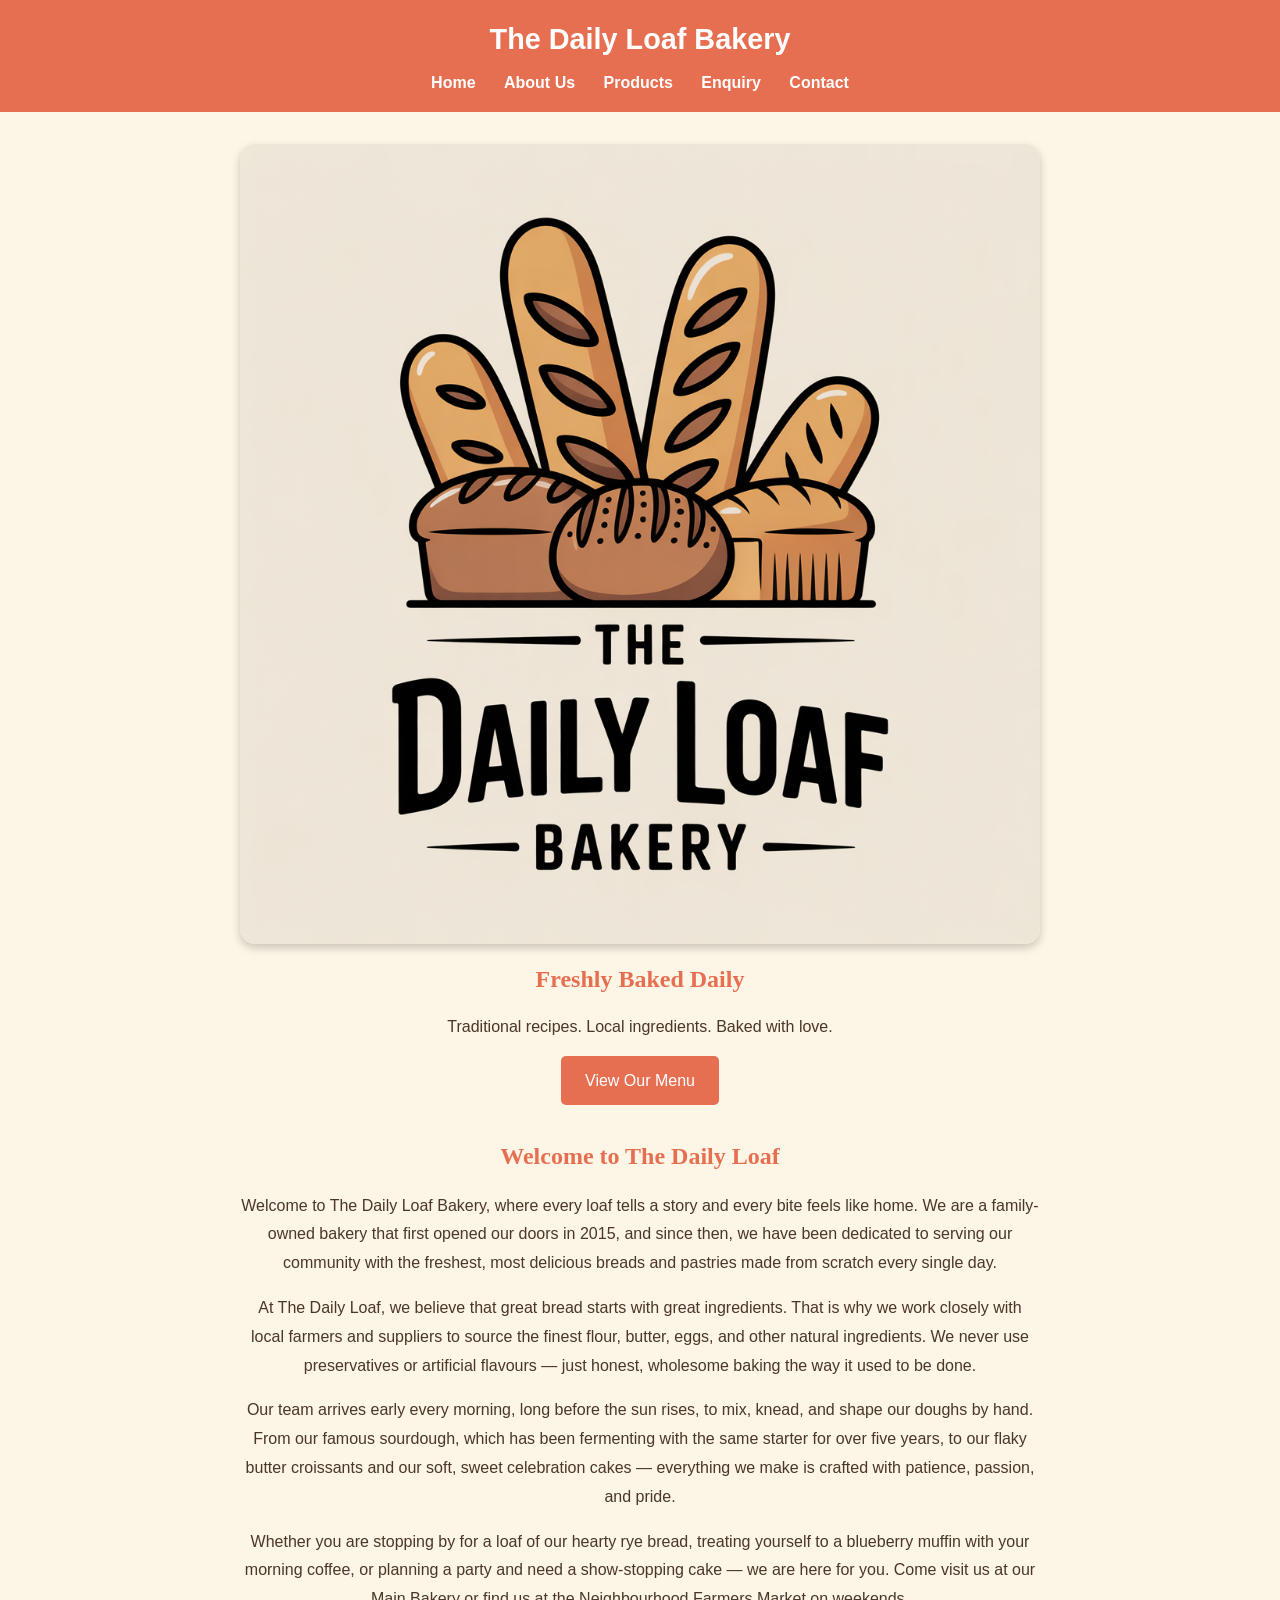
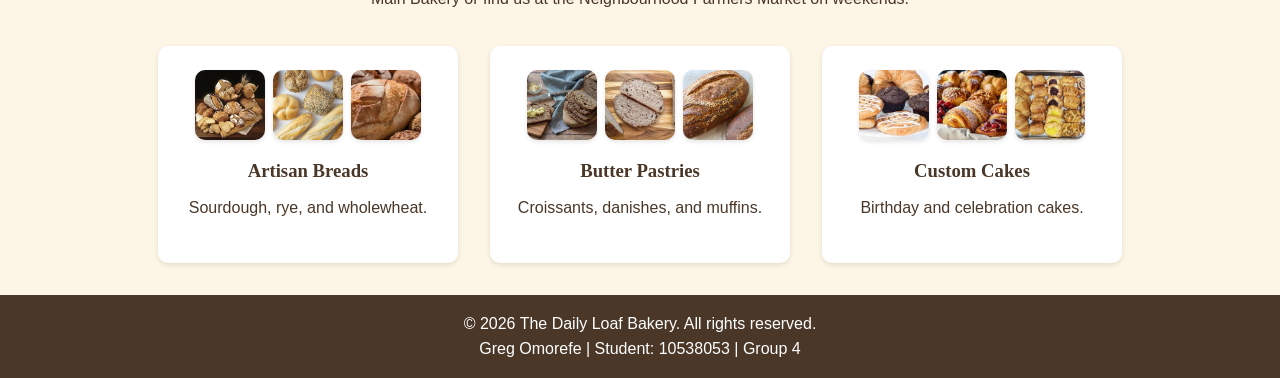
<file: WEBSITE PART2.html/index.html>
<!DOCTYPE html>
<html lang="en">
<head>
    <meta charset="UTF-8">
    <meta name="viewport" content="width=device-width, initial-scale=1.0">
    <title>Home | The Daily Loaf Bakery</title>
    <style>
        * {
            margin: 0;
            padding: 0;
            box-sizing: border-box;
        }
        body {
            font-family: Arial, sans-serif;
            line-height: 1.6;
            color: #4A3728;
            background-color: #FDF5E6;
        }
        header {
            background-color: #E76F51;
            padding: 1rem;
            text-align: center;
        }
        header h1 {
            color: white;
            margin-bottom: 0.5rem;
            font-size: 1.8rem;
        }
        nav a {
            color: white;
            text-decoration: none;
            margin: 0 0.75rem;
            font-weight: bold;
        }
        nav a:hover {
            text-decoration: underline;
        }
        .hero {
            text-align: center;
            margin: 2rem 0;
        }
        .hero-image-container {
            display: flex;
            justify-content: center;
            margin-bottom: 1rem;
        }
        .hero-image {
            width: 80%;
            max-width: 800px;
            height: auto;
            border-radius: 15px;
            box-shadow: 0 4px 10px rgba(0,0,0,0.2);
        }
        .hero-text {
            text-align: center;
        }
        .button-container {
            display: flex;
            justify-content: center;
            margin-top: 1rem;
        }
        .button {
            display: inline-block;
            background-color: #E76F51;
            color: white;
            padding: 0.75rem 1.5rem;
            text-decoration: none;
            border-radius: 5px;
            border: none;
            cursor: pointer;
            font-size: 1rem;
        }
        .button:hover {
            background-color: #d35f3f;
        }
        main {
            max-width: 1200px;
            margin: 2rem auto;
            padding: 0 1rem;
            text-align: center;
        }
        .center {
            text-align: center;
        }
        h2 {
            margin-bottom: 1rem;
            color: #E76F51;
            font-family: Georgia, serif;
        }
        h3 {
            margin: 1rem 0 0.5rem 0;
            color: #4A3728;
            font-family: Georgia, serif;
        }
        main p {
            max-width: 800px;
            margin-left: auto;
            margin-right: auto;
            margin-bottom: 1rem;
            line-height: 1.8;
        }
        .row {
            display: flex;
            gap: 2rem;
            flex-wrap: wrap;
            justify-content: center;
            margin: 2rem 0;
        }
        .card {
            background-color: white;
            border-radius: 10px;
            padding: 1.5rem;
            text-align: center;
            flex: 1;
            min-width: 250px;
            max-width: 300px;
            box-shadow: 0 2px 5px rgba(0,0,0,0.1);
        }
        .card-images {
            display: flex;
            justify-content: center;
            gap: 8px;
            flex-wrap: wrap;
            margin-bottom: 1rem;
        }
        .card-images img {
            width: 70px;
            height: 70px;
            object-fit: cover;
            border-radius: 10px;
            box-shadow: 0 2px 4px rgba(0,0,0,0.1);
        }
        footer {
            background-color: #4A3728;
            color: white;
            text-align: center;
            padding: 1rem;
            margin-top: 2rem;
        }
        @media (max-width: 768px) {
            header h1 {
                font-size: 1.2rem;
            }
            nav a {
                margin: 0 0.4rem;
                font-size: 0.9rem;
            }
            .hero-image {
                width: 95%;
            }
            .card {
                min-width: 200px;
            }
        }
    </style>
</head>
<body>

    <header>
        <h1>The Daily Loaf Bakery</h1>
        <nav>
            <a href="index.html">Home</a>
            <a href="about.html">About Us</a>
            <a href="products.html">Products</a>
            <a href="enquiry.html">Enquiry</a>
            <a href="contact.html">Contact</a>
        </nav>
    </header>

    <section class="hero">
        <div class="hero-image-container">
            <img class="hero-image" src="image5.jpg" alt="Fresh bread" onerror="this.style.display='none'">
        </div>
        <div class="hero-text">
            <h2 class="center">Freshly Baked Daily</h2>
            <p class="center">Traditional recipes. Local ingredients. Baked with love.</p>
            <div class="button-container">
                <a href="products.html" class="button">View Our Menu</a>
            </div>
        </div>
    </section>

    <main>
        <h2 class="center">Welcome to The Daily Loaf</h2>
        <p class="center">Welcome to The Daily Loaf Bakery, where every loaf tells a story and every bite feels like home. We are a family-owned bakery that first opened our doors in 2015, and since then, we have been dedicated to serving our community with the freshest, most delicious breads and pastries made from scratch every single day.</p>

        <p class="center">At The Daily Loaf, we believe that great bread starts with great ingredients. That is why we work closely with local farmers and suppliers to source the finest flour, butter, eggs, and other natural ingredients. We never use preservatives or artificial flavours — just honest, wholesome baking the way it used to be done.</p>

        <p class="center">Our team arrives early every morning, long before the sun rises, to mix, knead, and shape our doughs by hand. From our famous sourdough, which has been fermenting with the same starter for over five years, to our flaky butter croissants and our soft, sweet celebration cakes — everything we make is crafted with patience, passion, and pride.</p>

        <p class="center">Whether you are stopping by for a loaf of our hearty rye bread, treating yourself to a blueberry muffin with your morning coffee, or planning a party and need a show-stopping cake — we are here for you. Come visit us at our Main Bakery or find us at the Neighbourhood Farmers Market on weekends.</p>

        <div class="row">
            <div class="card">
                <div class="card-images">
                    <img src="image2.jpg" alt="Bread" onerror="this.style.display='none'">
                    <img src="image3.jpg" alt="Bread" onerror="this.style.display='none'">
                    <img src="image4.jpg" alt="Bread" onerror="this.style.display='none'">
                </div>
                <h3>Artisan Breads</h3>
                <p>Sourdough, rye, and wholewheat.</p>
            </div>
            <div class="card">
                <div class="card-images">
                    <img src="image6.jpg" alt="Pastry" onerror="this.style.display='none'">
                    <img src="image7.jpg" alt="Pastry" onerror="this.style.display='none'">
                    <img src="image8.jpg" alt="Pastry" onerror="this.style.display='none'">
                </div>
                <h3>Butter Pastries</h3>
                <p>Croissants, danishes, and muffins.</p>
            </div>
            <div class="card">
                <div class="card-images">
                    <img src="image9.jpg" alt="Cake" onerror="this.style.display='none'">
                    <img src="image10.jpg" alt="Cake" onerror="this.style.display='none'">
                    <img src="image11.jpg" alt="Cake" onerror="this.style.display='none'">
                </div>
                <h3>Custom Cakes</h3>
                <p>Birthday and celebration cakes.</p>
            </div>
        </div>
    </main>

    <footer>
        <p>&copy; 2026 The Daily Loaf Bakery. All rights reserved.</p>
        <p>Greg Omorefe | Student: 10538053 | Group 4</p>
    </footer>

</body>
</html>
</file>
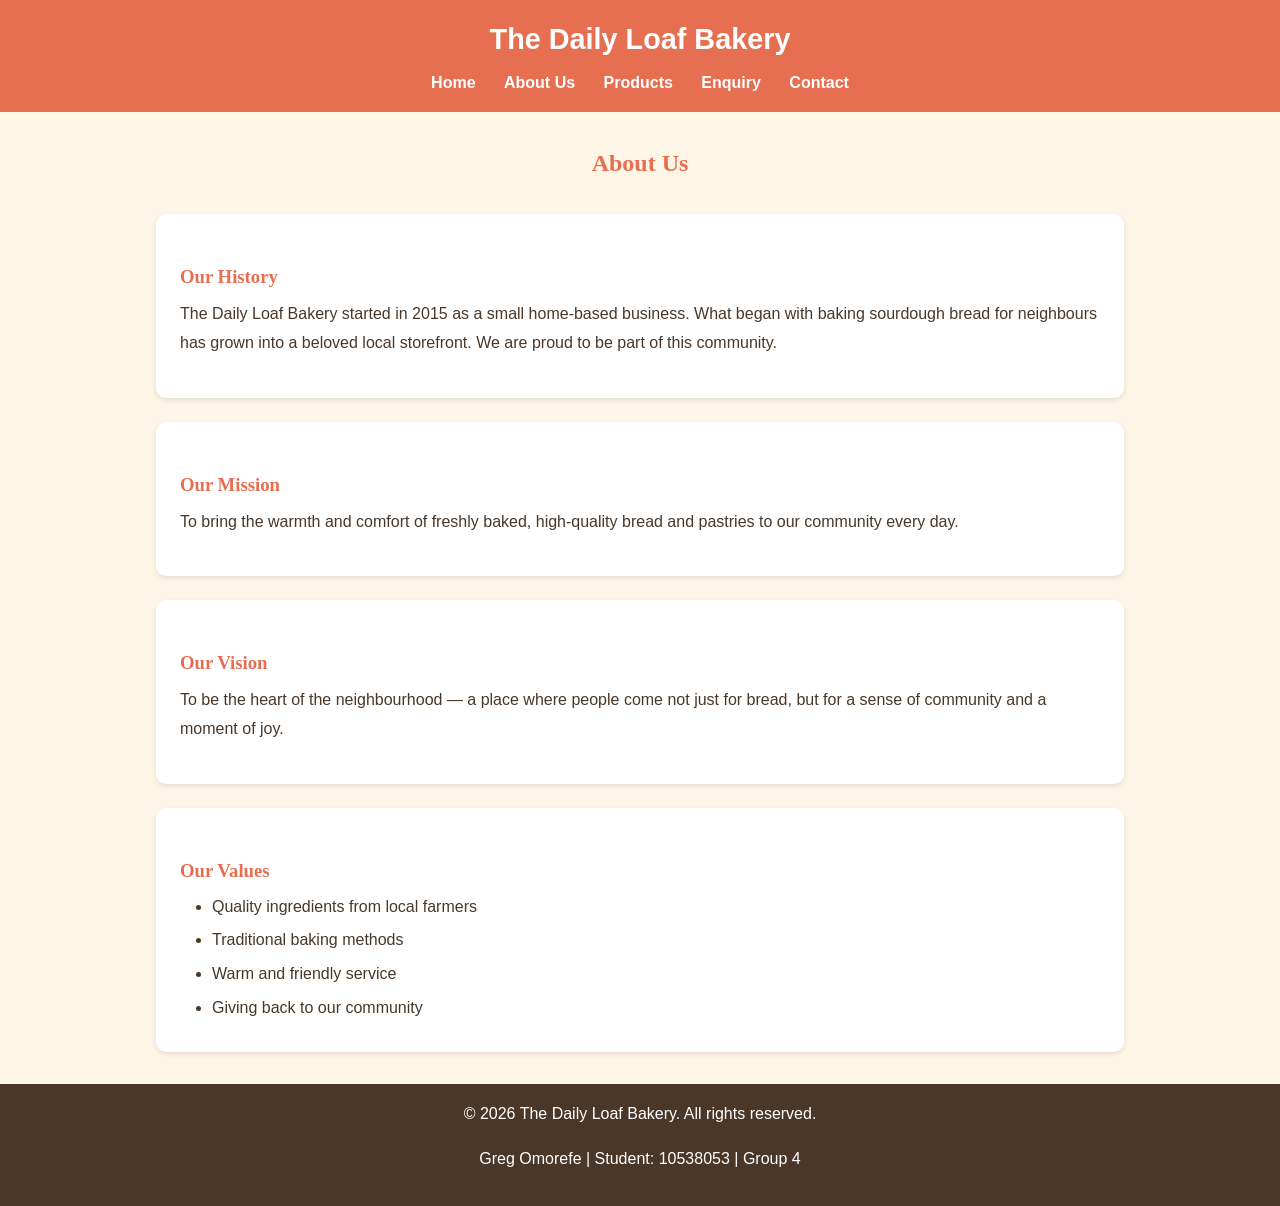
<file: WEBSITE PART2.html/about.html>
<!DOCTYPE html>
<html lang="en">
<head>
    <meta charset="UTF-8">
    <meta name="viewport" content="width=device-width, initial-scale=1.0">
    <title>About Us | The Daily Loaf Bakery</title>
    <style>
        * {
            margin: 0;
            padding: 0;
            box-sizing: border-box;
        }
        body {
            font-family: Arial, sans-serif;
            line-height: 1.6;
            color: #4A3728;
            background-color: #FDF5E6;
        }
        header {
            background-color: #E76F51;
            padding: 1rem;
            text-align: center;
        }
        header h1 {
            color: white;
            margin-bottom: 0.5rem;
            font-size: 1.8rem;
        }
        nav a {
            color: white;
            text-decoration: none;
            margin: 0 0.75rem;
            font-weight: bold;
        }
        nav a:hover {
            text-decoration: underline;
        }
        main {
            max-width: 1000px;
            margin: 2rem auto;
            padding: 0 1rem;
        }
        h2 {
            text-align: center;
            margin-bottom: 2rem;
            color: #E76F51;
            font-family: Georgia, serif;
        }
        h3 {
            margin: 1.5rem 0 0.5rem 0;
            color: #E76F51;
            font-family: Georgia, serif;
        }
        p {
            margin-bottom: 1rem;
            line-height: 1.8;
        }
        ul {
            margin-left: 2rem;
            margin-top: 0.5rem;
        }
        li {
            margin-bottom: 0.5rem;
        }
        footer {
            background-color: #4A3728;
            color: white;
            text-align: center;
            padding: 1rem;
            margin-top: 2rem;
        }
        .history, .mission, .vision, .values {
            background-color: white;
            padding: 1.5rem;
            border-radius: 10px;
            margin-bottom: 1.5rem;
            box-shadow: 0 2px 5px rgba(0,0,0,0.1);
        }
        @media (max-width: 768px) {
            header h1 {
                font-size: 1.2rem;
            }
            nav a {
                margin: 0 0.4rem;
                font-size: 0.9rem;
            }
        }
    </style>
</head>
<body>

    <header>
        <h1>The Daily Loaf Bakery</h1>
        <nav>
            <a href="index.html">Home</a>
            <a href="about.html">About Us</a>
            <a href="products.html">Products</a>
            <a href="enquiry.html">Enquiry</a>
            <a href="contact.html">Contact</a>
        </nav>
    </header>

    <main>
        <h2>About Us</h2>

        <div class="history">
            <h3>Our History</h3>
            <p>The Daily Loaf Bakery started in 2015 as a small home-based business. What began with baking sourdough bread for neighbours has grown into a beloved local storefront. We are proud to be part of this community.</p>
        </div>

        <div class="mission">
            <h3>Our Mission</h3>
            <p>To bring the warmth and comfort of freshly baked, high-quality bread and pastries to our community every day.</p>
        </div>

        <div class="vision">
            <h3>Our Vision</h3>
            <p>To be the heart of the neighbourhood — a place where people come not just for bread, but for a sense of community and a moment of joy.</p>
        </div>

        <div class="values">
            <h3>Our Values</h3>
            <ul>
                <li>Quality ingredients from local farmers</li>
                <li>Traditional baking methods</li>
                <li>Warm and friendly service</li>
                <li>Giving back to our community</li>
            </ul>
        </div>
    </main>

    <footer>
        <p>&copy; 2026 The Daily Loaf Bakery. All rights reserved.</p>
        <p>Greg Omorefe | Student: 10538053 | Group 4</p>
    </footer>

</body>
</html>
</file>
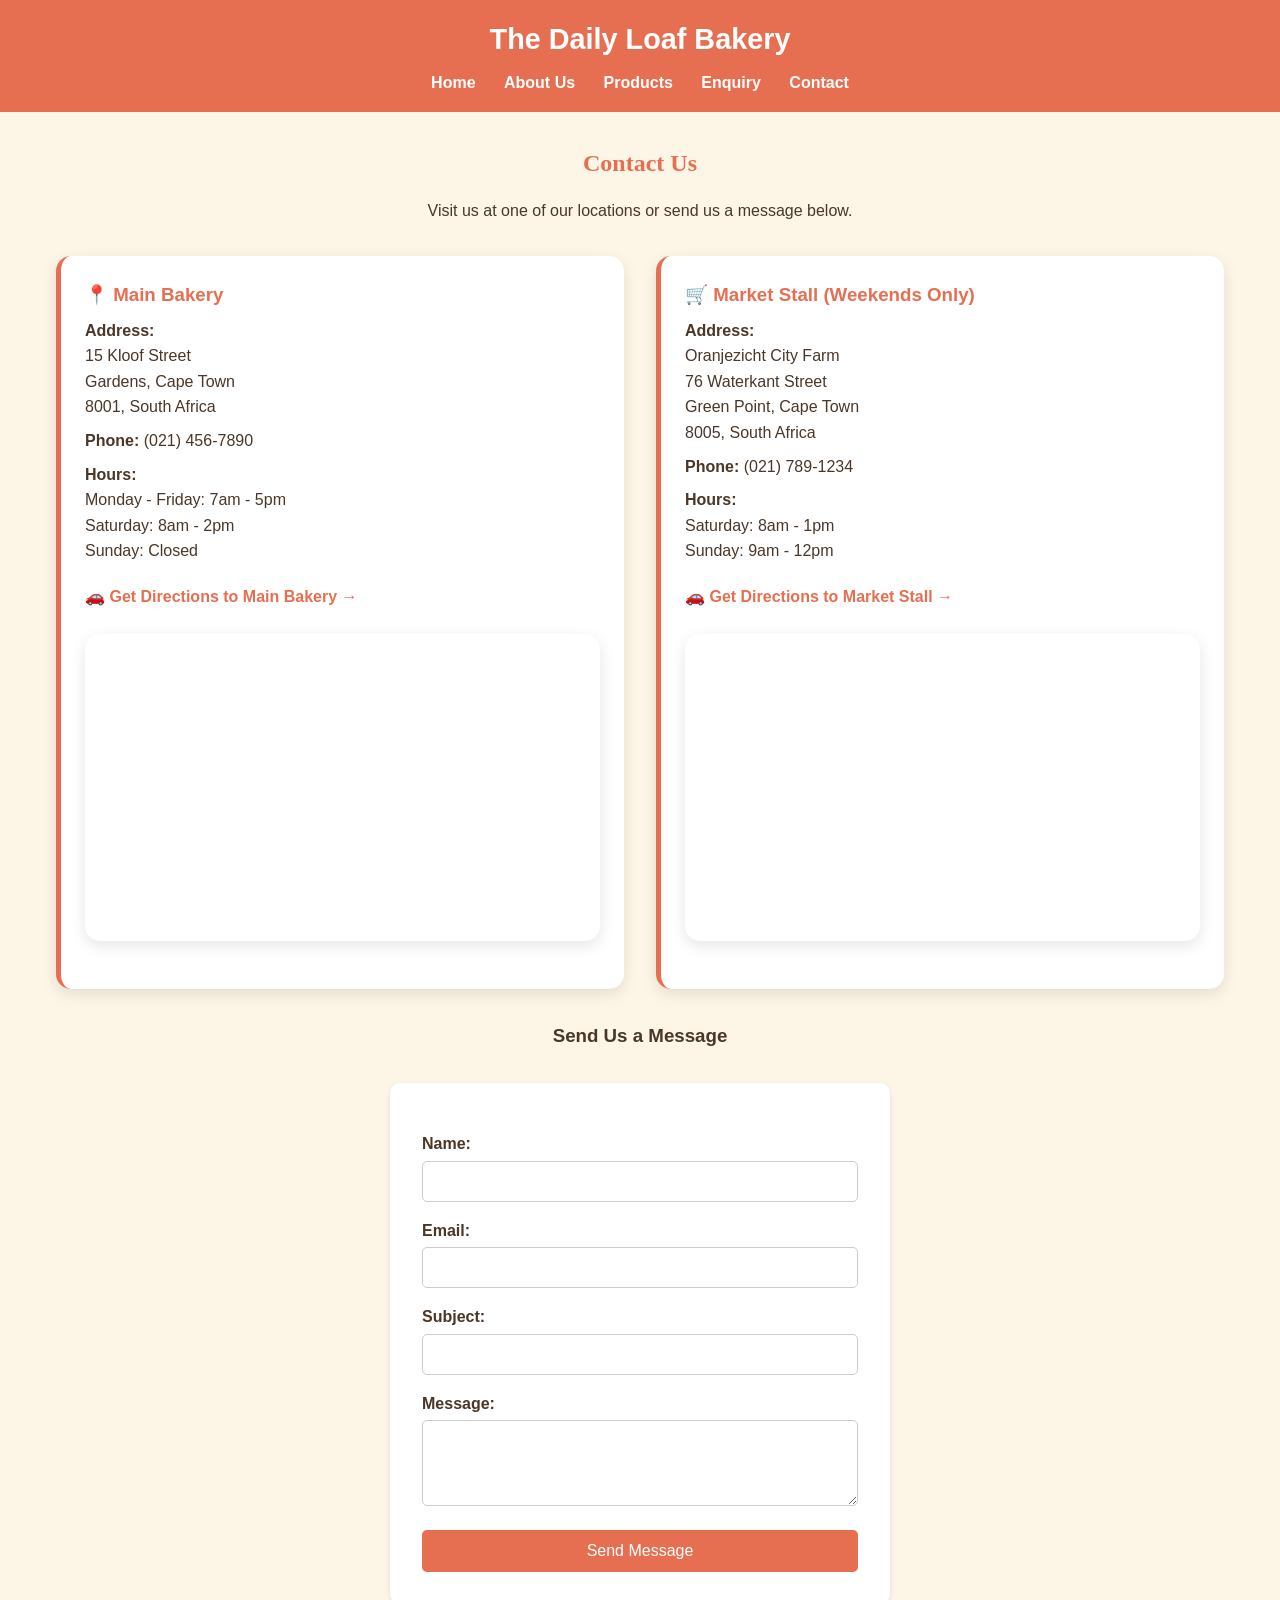
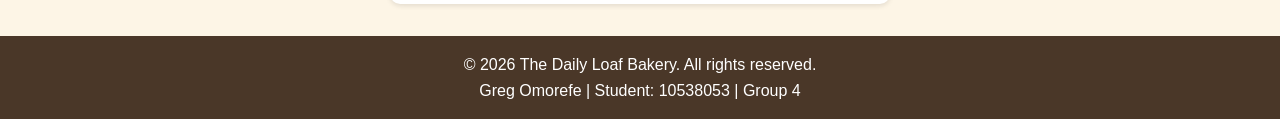
<file: WEBSITE PART2.html/contact.html>
<!DOCTYPE html>
<html lang="en">
<head>
    <meta charset="UTF-8">
    <meta name="viewport" content="width=device-width, initial-scale=1.0">
    <title>Contact | The Daily Loaf Bakery</title>
    <style>
        * {
            margin: 0;
            padding: 0;
            box-sizing: border-box;
        }
        body {
            font-family: Arial, sans-serif;
            line-height: 1.6;
            color: #4A3728;
            background-color: #FDF5E6;
        }
        header {
            background-color: #E76F51;
            padding: 1rem;
            text-align: center;
        }
        header h1 {
            color: white;
            margin-bottom: 0.5rem;
            font-size: 1.8rem;
        }
        nav a {
            color: white;
            text-decoration: none;
            margin: 0 0.75rem;
            font-weight: bold;
        }
        nav a:hover {
            text-decoration: underline;
        }
        main {
            max-width: 1200px;
            margin: 2rem auto;
            padding: 0 1rem;
        }
        .center {
            text-align: center;
        }
        h2 {
            text-align: center;
            margin-bottom: 1rem;
            color: #E76F51;
            font-family: Georgia, serif;
        }
        .two-columns {
            display: flex;
            gap: 2rem;
            flex-wrap: wrap;
            margin: 2rem 0;
        }
        .two-columns > div {
            flex: 1;
            min-width: 250px;
        }
        .location {
            background-color: white;
            border-radius: 15px;
            padding: 1.5rem;
            text-align: left;
            box-shadow: 0 5px 15px rgba(0,0,0,0.1);
            border-left: 5px solid #E76F51;
        }
        .location h3 {
            color: #E76F51;
            margin-top: 0;
        }
        .location p {
            margin: 0.5rem 0;
        }
        .direction-link {
            display: inline-block;
            margin-top: 0.75rem;
            color: #E76F51;
            text-decoration: none;
            font-weight: bold;
        }
        .direction-link:hover {
            text-decoration: underline;
        }
        .map-container {
            margin: 1.5rem 0;
            border-radius: 15px;
            overflow: hidden;
            box-shadow: 0 5px 15px rgba(0,0,0,0.1);
        }
        iframe {
            width: 100%;
            height: 300px;
            border: 0;
        }
        form {
            background-color: white;
            padding: 2rem;
            border-radius: 10px;
            max-width: 500px;
            margin: 2rem auto;
            box-shadow: 0 2px 5px rgba(0,0,0,0.1);
        }
        label {
            display: block;
            margin-top: 1rem;
            font-weight: bold;
        }
        input, textarea {
            width: 100%;
            padding: 0.75rem;
            margin-top: 0.25rem;
            border: 1px solid #ccc;
            border-radius: 5px;
            font-family: Arial, sans-serif;
        }
        .button {
            display: inline-block;
            background-color: #E76F51;
            color: white;
            padding: 0.75rem 1.5rem;
            text-decoration: none;
            border-radius: 5px;
            border: none;
            cursor: pointer;
            font-size: 1rem;
            margin-top: 1rem;
            width: 100%;
        }
        .button:hover {
            background-color: #d35f3f;
        }
        footer {
            background-color: #4A3728;
            color: white;
            text-align: center;
            padding: 1rem;
            margin-top: 2rem;
        }
        @media (max-width: 768px) {
            header h1 {
                font-size: 1.2rem;
            }
            nav a {
                margin: 0 0.4rem;
                font-size: 0.9rem;
            }
            .two-columns {
                flex-direction: column;
            }
        }
    </style>
</head>
<body>

    <header>
        <h1>The Daily Loaf Bakery</h1>
        <nav>
            <a href="index.html">Home</a>
            <a href="about.html">About Us</a>
            <a href="products.html">Products</a>
            <a href="enquiry.html">Enquiry</a>
            <a href="contact.html">Contact</a>
        </nav>
    </header>

    <main>
        <h2 class="center">Contact Us</h2>
        <p class="center">Visit us at one of our locations or send us a message below.</p>

        <div class="two-columns">
            <div class="location">
                <h3>📍 Main Bakery</h3>
                <p><strong>Address:</strong><br>
                15 Kloof Street<br>
                Gardens, Cape Town<br>
                8001, South Africa</p>
                <p><strong>Phone:</strong> (021) 456-7890</p>
                <p><strong>Hours:</strong><br>
                Monday - Friday: 7am - 5pm<br>
                Saturday: 8am - 2pm<br>
                Sunday: Closed</p>
                <a href="https://www.google.com/maps/dir/?api=1&destination=15+Kloof+Street+Cape+Town+8001" target="_blank" class="direction-link">🚗 Get Directions to Main Bakery →</a>
                <div class="map-container">
                    <iframe 
                        src="https://www.google.com/maps/embed?pb=!1m18!1m12!1m3!1d3310.123456789012!2d18.409367!3d-33.928456!2m3!1f0!2f0!3f0!3m2!1i1024!2i768!4f13.1!3m3!1m2!1s0x1dcc67623456789%3A0x123456789abcdef!2s15%20Kloof%20St%2C%20Gardens%2C%20Cape%20Town%2C%208001!5e0!3m2!1sen!2sza!4v1700000000000!5m2!1sen!2sza" 
                        allowfullscreen="" 
                        loading="lazy">
                    </iframe>
                </div>
            </div>

            <div class="location">
                <h3>🛒 Market Stall (Weekends Only)</h3>
                <p><strong>Address:</strong><br>
                Oranjezicht City Farm<br>
                76 Waterkant Street<br>
                Green Point, Cape Town<br>
                8005, South Africa</p>
                <p><strong>Phone:</strong> (021) 789-1234</p>
                <p><strong>Hours:</strong><br>
                Saturday: 8am - 1pm<br>
                Sunday: 9am - 12pm</p>
                <a href="https://www.google.com/maps/dir/?api=1&destination=76+Waterkant+Street+Cape+Town+8005" target="_blank" class="direction-link">🚗 Get Directions to Market Stall →</a>
                <div class="map-container">
                    <iframe 
                        src="https://www.google.com/maps/embed?pb=!1m18!1m12!1m3!1d3310.234567890123!2d18.419367!3d-33.918456!2m3!1f0!2f0!3f0!3m2!1i1024!2i768!4f13.1!3m3!1m2!1s0x1dcc67634567890%3A0x987654321abcdef!2s76%20Waterkant%20St%2C%20Green%20Point%2C%20Cape%20Town%2C%208005!5e0!3m2!1sen!2sza!4v1700000000000!5m2!1sen!2sza" 
                        allowfullscreen="" 
                        loading="lazy">
                    </iframe>
                </div>
            </div>
        </div>

        <h3 class="center">Send Us a Message</h3>
        <form action="#" method="post">
            <label for="name">Name:</label>
            <input type="text" id="name" name="name" required>

            <label for="email">Email:</label>
            <input type="email" id="email" name="email" required>

            <label for="subject">Subject:</label>
            <input type="text" id="subject" name="subject">

            <label for="message">Message:</label>
            <textarea id="message" name="message" rows="4" required></textarea>

            <button type="submit" class="button">Send Message</button>
        </form>
    </main>

    <footer>
        <p>&copy; 2026 The Daily Loaf Bakery. All rights reserved.</p>
        <p>Greg Omorefe | Student: 10538053 | Group 4</p>
    </footer>

</body>
</html>
</file>
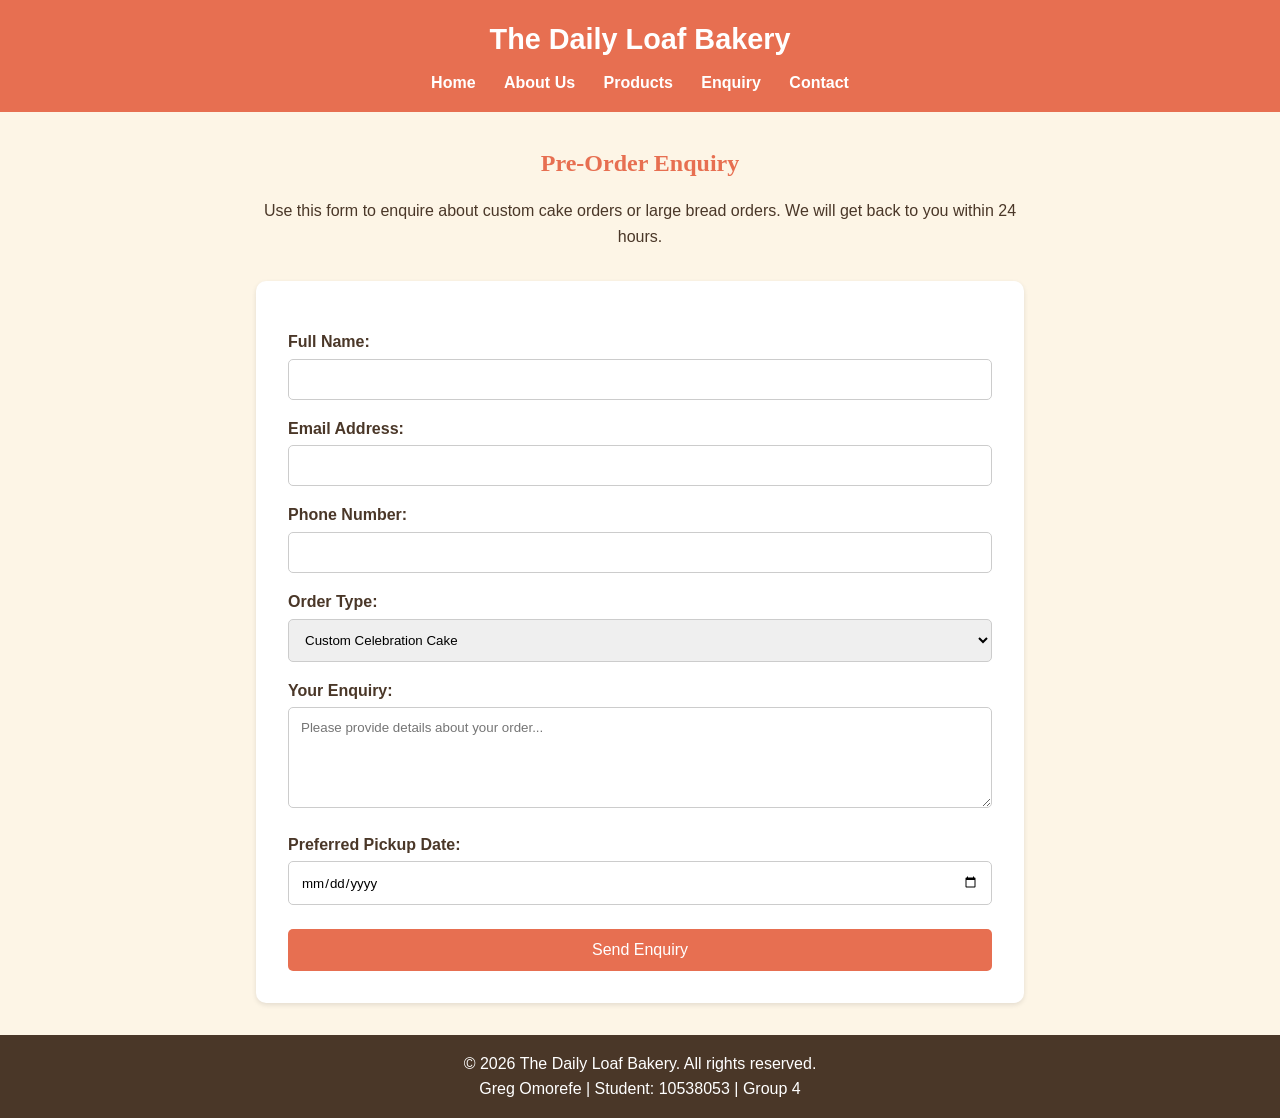
<file: WEBSITE PART2.html/enquiry.html>
<!DOCTYPE html>
<html lang="en">
<head>
    <meta charset="UTF-8">
    <meta name="viewport" content="width=device-width, initial-scale=1.0">
    <title>Enquiry | The Daily Loaf Bakery</title>
    <style>
        * {
            margin: 0;
            padding: 0;
            box-sizing: border-box;
        }
        body {
            font-family: Arial, sans-serif;
            line-height: 1.6;
            color: #4A3728;
            background-color: #FDF5E6;
        }
        header {
            background-color: #E76F51;
            padding: 1rem;
            text-align: center;
        }
        header h1 {
            color: white;
            margin-bottom: 0.5rem;
            font-size: 1.8rem;
        }
        nav a {
            color: white;
            text-decoration: none;
            margin: 0 0.75rem;
            font-weight: bold;
        }
        nav a:hover {
            text-decoration: underline;
        }
        main {
            max-width: 800px;
            margin: 2rem auto;
            padding: 0 1rem;
            text-align: center;
        }
        h2 {
            margin-bottom: 1rem;
            color: #E76F51;
            font-family: Georgia, serif;
        }
        form {
            background-color: white;
            padding: 2rem;
            border-radius: 10px;
            margin: 2rem auto;
            box-shadow: 0 2px 5px rgba(0,0,0,0.1);
            text-align: left;
        }
        label {
            display: block;
            margin-top: 1rem;
            font-weight: bold;
        }
        input, select, textarea {
            width: 100%;
            padding: 0.75rem;
            margin-top: 0.25rem;
            border: 1px solid #ccc;
            border-radius: 5px;
            font-family: Arial, sans-serif;
        }
        .button {
            display: inline-block;
            background-color: #E76F51;
            color: white;
            padding: 0.75rem 1.5rem;
            text-decoration: none;
            border-radius: 5px;
            border: none;
            cursor: pointer;
            font-size: 1rem;
            margin-top: 1.5rem;
            width: 100%;
        }
        .button:hover {
            background-color: #d35f3f;
        }
        footer {
            background-color: #4A3728;
            color: white;
            text-align: center;
            padding: 1rem;
            margin-top: 2rem;
        }
        @media (max-width: 768px) {
            header h1 {
                font-size: 1.2rem;
            }
            nav a {
                margin: 0 0.4rem;
                font-size: 0.9rem;
            }
        }
    </style>
</head>
<body>

    <header>
        <h1>The Daily Loaf Bakery</h1>
        <nav>
            <a href="index.html">Home</a>
            <a href="about.html">About Us</a>
            <a href="products.html">Products</a>
            <a href="enquiry.html">Enquiry</a>
            <a href="contact.html">Contact</a>
        </nav>
    </header>

    <main>
        <h2>Pre-Order Enquiry</h2>
        <p>Use this form to enquire about custom cake orders or large bread orders. We will get back to you within 24 hours.</p>

        <form action="#" method="post">
            <label for="name">Full Name:</label>
            <input type="text" id="name" name="name" required>

            <label for="email">Email Address:</label>
            <input type="email" id="email" name="email" required>

            <label for="phone">Phone Number:</label>
            <input type="tel" id="phone" name="phone">

            <label for="order-type">Order Type:</label>
            <select id="order-type" name="order-type">
                <option value="cake">Custom Celebration Cake</option>
                <option value="large-bread">Large Bread Order (10+ loaves)</option>
                <option value="pastry">Pastry Party Box</option>
                <option value="other">Other</option>
            </select>

            <label for="message">Your Enquiry:</label>
            <textarea id="message" name="message" rows="5" placeholder="Please provide details about your order..." required></textarea>

            <label for="date">Preferred Pickup Date:</label>
            <input type="date" id="date" name="date">

            <button type="submit" class="button">Send Enquiry</button>
        </form>
    </main>

    <footer>
        <p>&copy; 2026 The Daily Loaf Bakery. All rights reserved.</p>
        <p>Greg Omorefe | Student: 10538053 | Group 4</p>
    </footer>

</body>
</html>
</file>
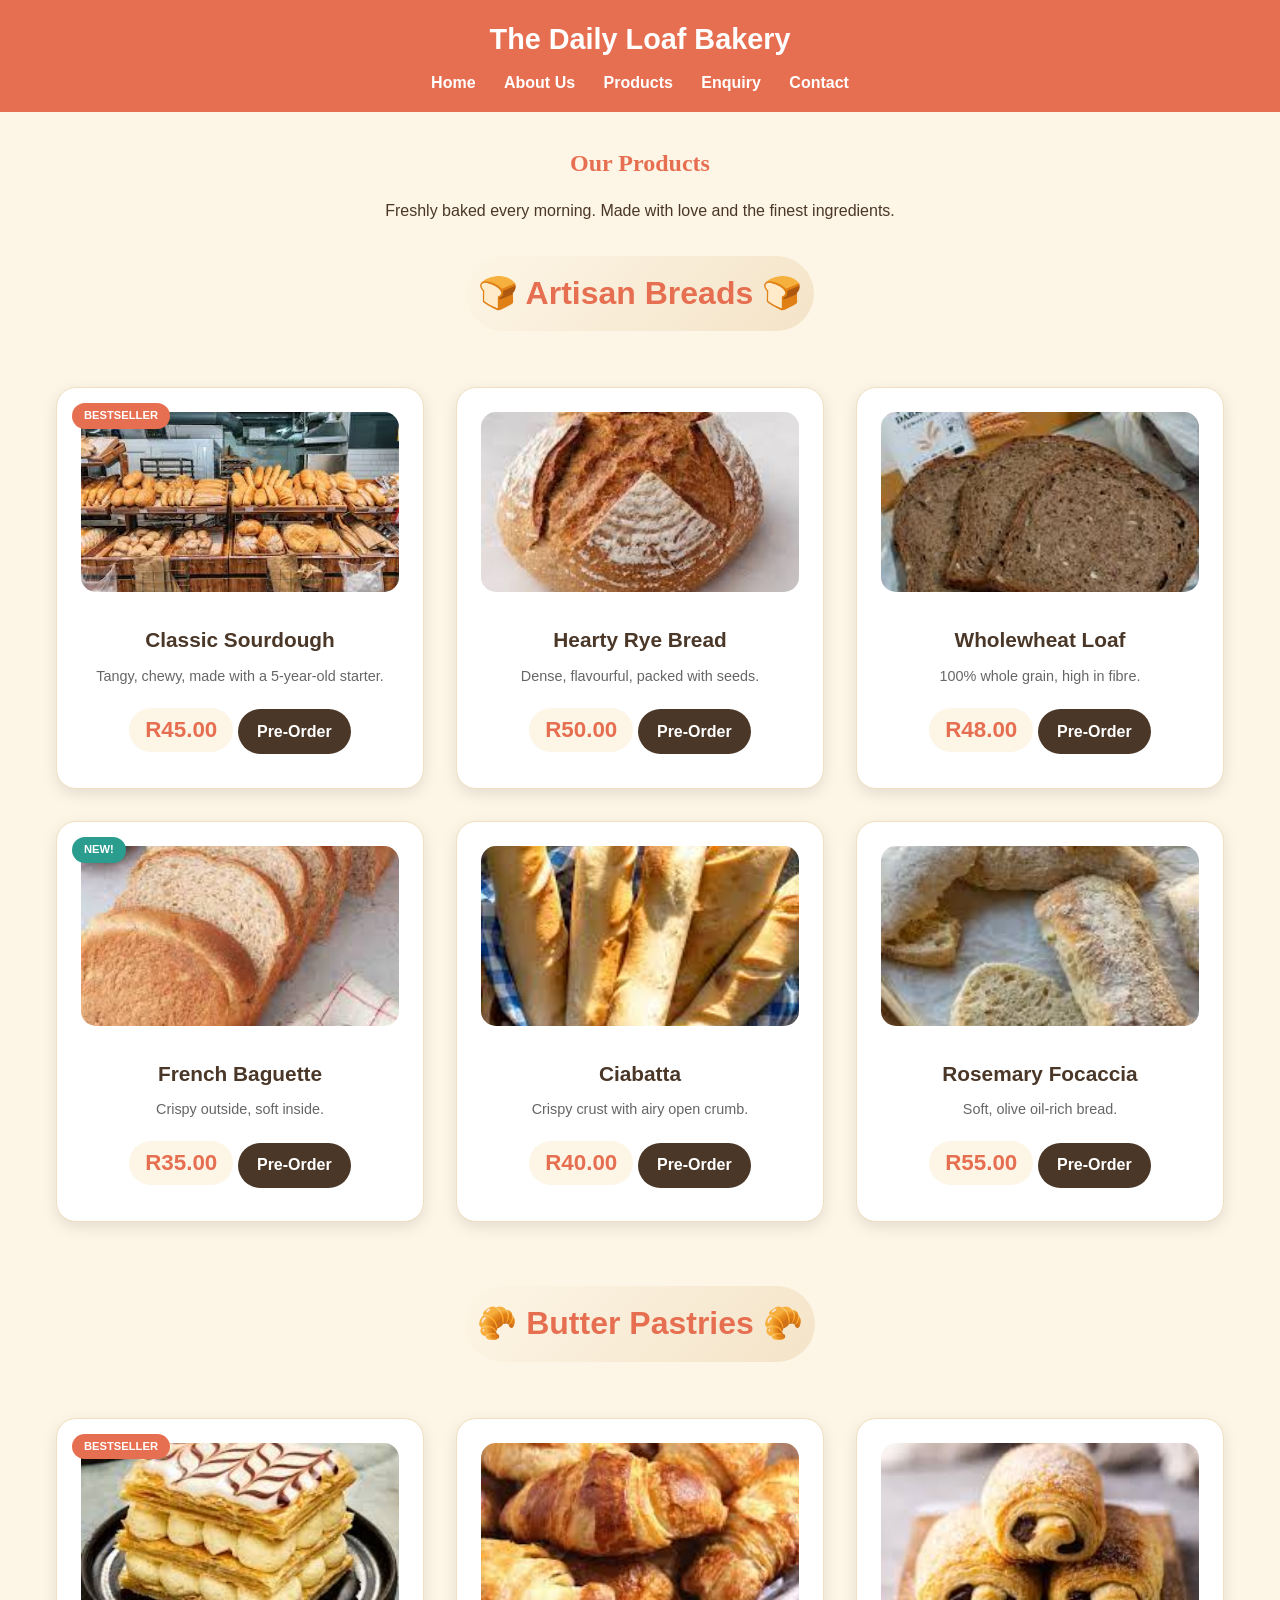
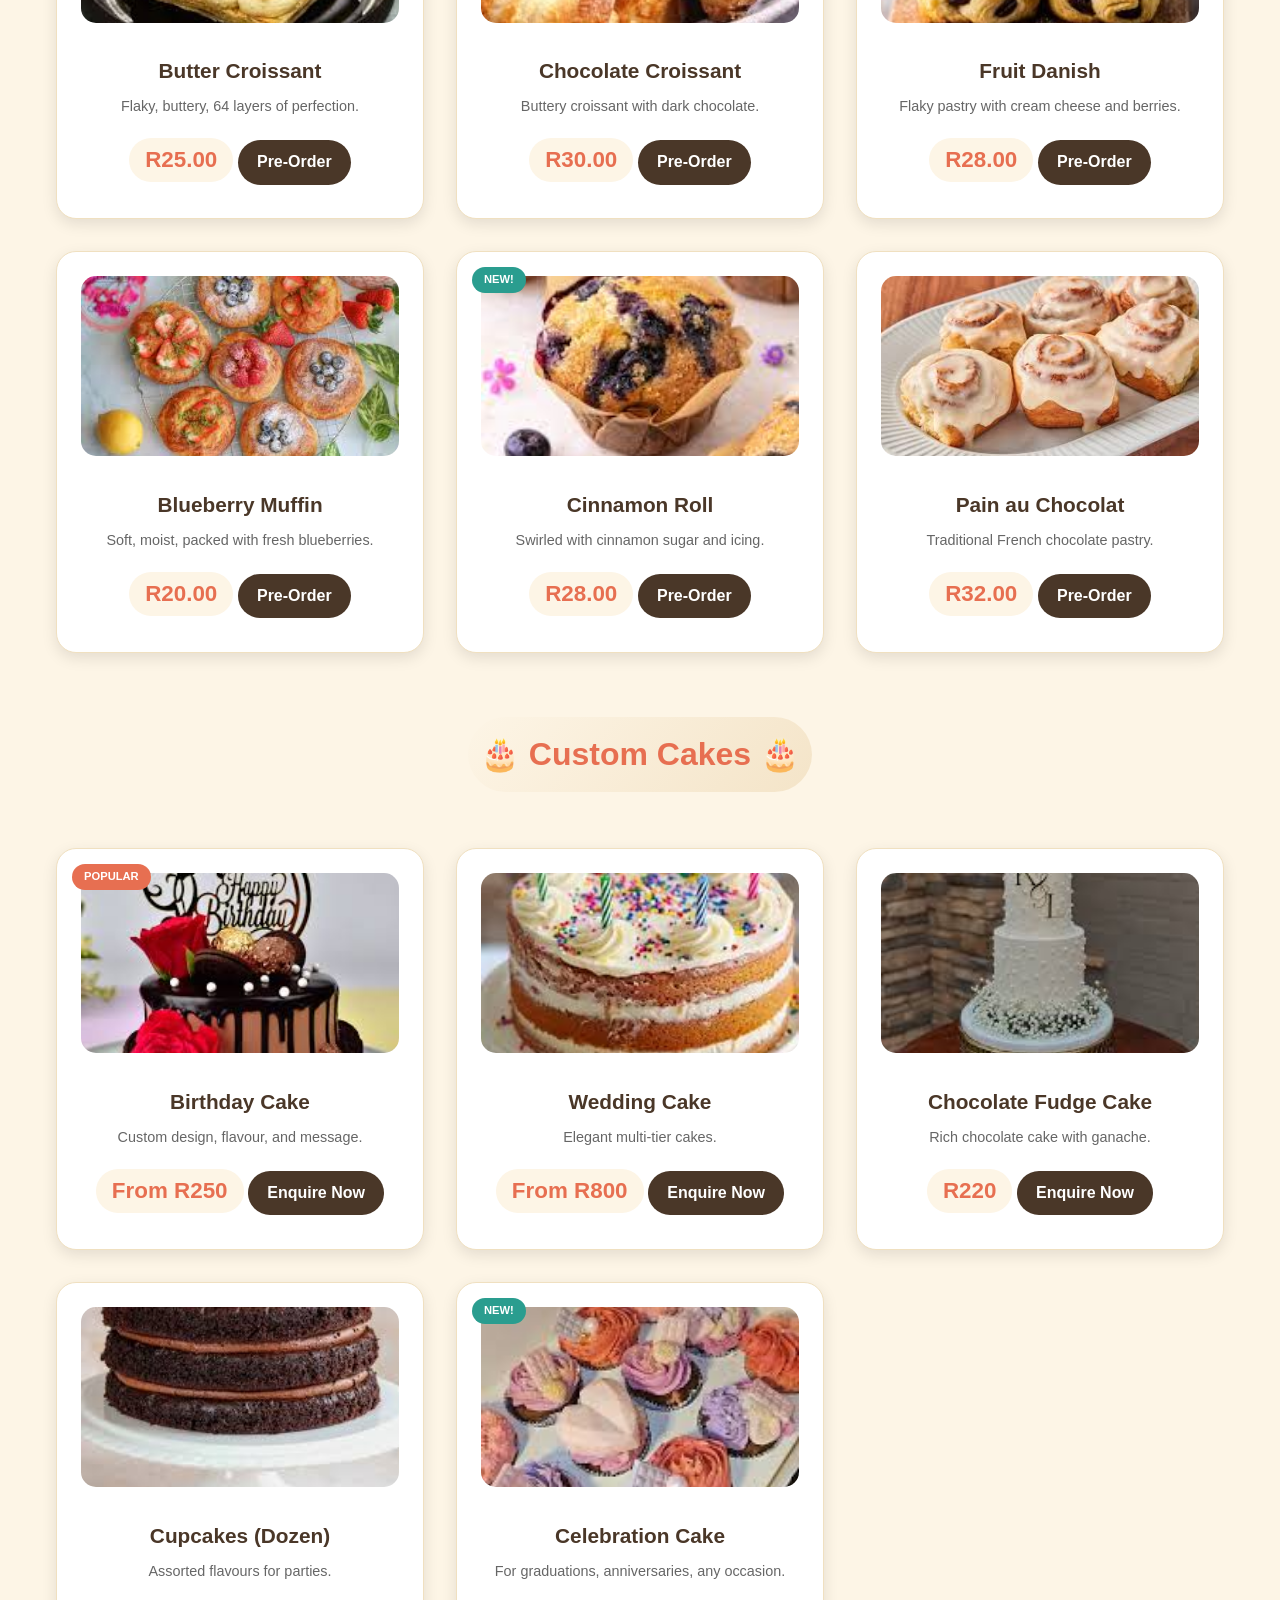
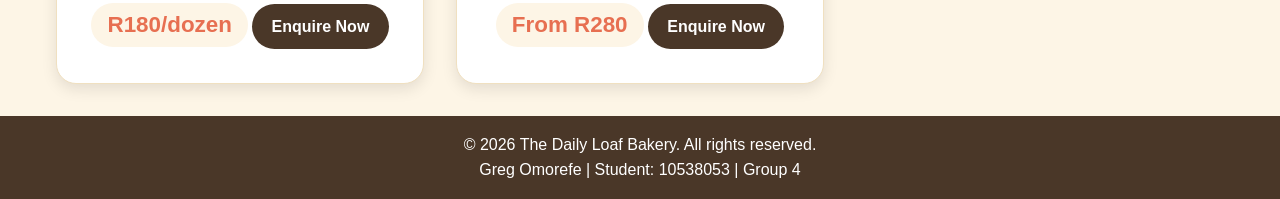
<file: WEBSITE PART2.html/products.html>
<!DOCTYPE html>
<html lang="en">
<head>
    <meta charset="UTF-8">
    <meta name="viewport" content="width=device-width, initial-scale=1.0">
    <title>Products | The Daily Loaf Bakery</title>
    <style>
        * {
            margin: 0;
            padding: 0;
            box-sizing: border-box;
        }
        body {
            font-family: Arial, sans-serif;
            line-height: 1.6;
            color: #4A3728;
            background-color: #FDF5E6;
        }
        header {
            background-color: #E76F51;
            padding: 1rem;
            text-align: center;
        }
        header h1 {
            color: white;
            margin-bottom: 0.5rem;
            font-size: 1.8rem;
        }
        nav a {
            color: white;
            text-decoration: none;
            margin: 0 0.75rem;
            font-weight: bold;
        }
        nav a:hover {
            text-decoration: underline;
        }
        main {
            max-width: 1200px;
            margin: 2rem auto;
            padding: 0 1rem;
            text-align: center;
        }
        .center {
            text-align: center;
        }
        h2 {
            margin-bottom: 1rem;
            color: #E76F51;
            font-family: Georgia, serif;
        }
        .section-title {
            text-align: center;
            font-size: 2rem;
            margin: 2rem 0 1.5rem 0;
            color: #E76F51;
            background: linear-gradient(135deg, #FDF5E6, #F4E4C8);
            padding: 0.75rem;
            border-radius: 50px;
            display: inline-block;
            width: auto;
            margin-left: auto;
            margin-right: auto;
        }
        .product-grid {
            display: grid;
            grid-template-columns: repeat(auto-fit, minmax(280px, 1fr));
            gap: 2rem;
            margin: 2rem 0;
        }
        .product-card {
            background: white;
            border-radius: 20px;
            padding: 1.5rem;
            text-align: center;
            transition: transform 0.3s ease, box-shadow 0.3s ease;
            box-shadow: 0 5px 15px rgba(0,0,0,0.1);
            border: 1px solid #f0e0c0;
            position: relative;
        }
        .product-card:hover {
            transform: translateY(-10px);
            box-shadow: 0 15px 30px rgba(0,0,0,0.15);
        }
        .product-card img {
            width: 100%;
            height: 180px;
            object-fit: cover;
            border-radius: 15px;
            margin-bottom: 1rem;
        }
        .product-card h3 {
            font-size: 1.3rem;
            margin: 0.5rem 0;
            color: #4A3728;
        }
        .product-card p {
            color: #666;
            font-size: 0.9rem;
            margin: 0.5rem 0;
        }
        .product-card .price {
            font-size: 1.4rem;
            font-weight: bold;
            color: #E76F51;
            margin: 0.75rem 0;
            display: inline-block;
            background: #FDF5E6;
            padding: 0.25rem 1rem;
            border-radius: 30px;
        }
        .badge {
            position: absolute;
            top: 15px;
            left: 15px;
            background-color: #E76F51;
            color: white;
            padding: 0.25rem 0.75rem;
            border-radius: 30px;
            font-size: 0.7rem;
            font-weight: bold;
            text-transform: uppercase;
        }
        .badge.new {
            background-color: #2a9d8f;
        }
        .badge.popular {
            background-color: #e9c46a;
            color: #4A3728;
        }
        .order-btn {
            display: inline-block;
            background-color: #4A3728;
            color: white;
            padding: 0.6rem 1.2rem;
            text-decoration: none;
            border-radius: 30px;
            font-weight: bold;
            margin-top: 0.5rem;
            transition: background-color 0.3s ease;
        }
        .order-btn:hover {
            background-color: #E76F51;
        }
        footer {
            background-color: #4A3728;
            color: white;
            text-align: center;
            padding: 1rem;
            margin-top: 2rem;
        }
        @media (max-width: 768px) {
            header h1 {
                font-size: 1.2rem;
            }
            nav a {
                margin: 0 0.4rem;
                font-size: 0.9rem;
            }
            .product-grid {
                grid-template-columns: 1fr;
            }
        }
    </style>
</head>
<body>

    <header>
        <h1>The Daily Loaf Bakery</h1>
        <nav>
            <a href="index.html">Home</a>
            <a href="about.html">About Us</a>
            <a href="products.html">Products</a>
            <a href="enquiry.html">Enquiry</a>
            <a href="contact.html">Contact</a>
        </nav>
    </header>

    <main>
        <h2 class="center">Our Products</h2>
        <p class="center">Freshly baked every morning. Made with love and the finest ingredients.</p>

        <h3 class="section-title">🍞 Artisan Breads 🍞</h3>
        <div class="product-grid">
            <div class="product-card">
                <img src="proimage1.jpg" alt="Sourdough" onerror="this.src='image5.jpg'">
                <h3>Classic Sourdough</h3>
                <p>Tangy, chewy, made with a 5-year-old starter.</p>
                <span class="badge">Bestseller</span>
                <p class="price">R45.00</p>
                <a href="enquiry.html" class="order-btn">Pre-Order</a>
            </div>
            <div class="product-card">
                <img src="proimage6.jpg" alt="Rye bread" onerror="this.src='image5.jpg'">
                <h3>Hearty Rye Bread</h3>
                <p>Dense, flavourful, packed with seeds.</p>
                <p class="price">R50.00</p>
                <a href="enquiry.html" class="order-btn">Pre-Order</a>
            </div>
            <div class="product-card">
                <img src="proimage11.jpg" alt="Wholewheat" onerror="this.src='image5.jpg'">
                <h3>Wholewheat Loaf</h3>
                <p>100% whole grain, high in fibre.</p>
                <p class="price">R48.00</p>
                <a href="enquiry.html" class="order-btn">Pre-Order</a>
            </div>
            <div class="product-card">
                <img src="proimage16.jpg" alt="Baguette" onerror="this.src='image5.jpg'">
                <h3>French Baguette</h3>
                <p>Crispy outside, soft inside.</p>
                <span class="badge new">New!</span>
                <p class="price">R35.00</p>
                <a href="enquiry.html" class="order-btn">Pre-Order</a>
            </div>
            <div class="product-card">
                <img src="proimage19.jpg" alt="Ciabatta" onerror="this.src='image5.jpg'">
                <h3>Ciabatta</h3>
                <p>Crispy crust with airy open crumb.</p>
                <p class="price">R40.00</p>
                <a href="enquiry.html" class="order-btn">Pre-Order</a>
            </div>
            <div class="product-card">
                <img src="proimage24.jpg" alt="Focaccia" onerror="this.src='image5.jpg'">
                <h3>Rosemary Focaccia</h3>
                <p>Soft, olive oil-rich bread.</p>
                <p class="price">R55.00</p>
                <a href="enquiry.html" class="order-btn">Pre-Order</a>
            </div>
        </div>

        <h3 class="section-title">🥐 Butter Pastries 🥐</h3>
        <div class="product-grid">
            <div class="product-card">
                <img src="cimage1.jpg" alt="Croissant" onerror="this.src='image5.jpg'">
                <h3>Butter Croissant</h3>
                <p>Flaky, buttery, 64 layers of perfection.</p>
                <span class="badge">Bestseller</span>
                <p class="price">R25.00</p>
                <a href="enquiry.html" class="order-btn">Pre-Order</a>
            </div>
            <div class="product-card">
                <img src="cimage6.jpg" alt="Chocolate croissant" onerror="this.src='image5.jpg'">
                <h3>Chocolate Croissant</h3>
                <p>Buttery croissant with dark chocolate.</p>
                <p class="price">R30.00</p>
                <a href="enquiry.html" class="order-btn">Pre-Order</a>
            </div>
            <div class="product-card">
                <img src="cimage11.jpg" alt="Danish" onerror="this.src='image5.jpg'">
                <h3>Fruit Danish</h3>
                <p>Flaky pastry with cream cheese and berries.</p>
                <p class="price">R28.00</p>
                <a href="enquiry.html" class="order-btn">Pre-Order</a>
            </div>
            <div class="product-card">
                <img src="cimage16.jpg" alt="Muffin" onerror="this.src='image5.jpg'">
                <h3>Blueberry Muffin</h3>
                <p>Soft, moist, packed with fresh blueberries.</p>
                <p class="price">R20.00</p>
                <a href="enquiry.html" class="order-btn">Pre-Order</a>
            </div>
            <div class="product-card">
                <img src="cimage21.jpg" alt="Cinnamon roll" onerror="this.src='image5.jpg'">
                <h3>Cinnamon Roll</h3>
                <p>Swirled with cinnamon sugar and icing.</p>
                <span class="badge new">New!</span>
                <p class="price">R28.00</p>
                <a href="enquiry.html" class="order-btn">Pre-Order</a>
            </div>
            <div class="product-card">
                <img src="cimage24.jpg" alt="Pain au chocolat" onerror="this.src='image5.jpg'">
                <h3>Pain au Chocolat</h3>
                <p>Traditional French chocolate pastry.</p>
                <p class="price">R32.00</p>
                <a href="enquiry.html" class="order-btn">Pre-Order</a>
            </div>
        </div>

        <h3 class="section-title">🎂 Custom Cakes 🎂</h3>
        <div class="product-grid">
            <div class="product-card">
                <img src="bimage1.jpg" alt="Birthday cake" onerror="this.src='image5.jpg'">
                <h3>Birthday Cake</h3>
                <p>Custom design, flavour, and message.</p>
                <span class="badge">Popular</span>
                <p class="price">From R250</p>
                <a href="enquiry.html" class="order-btn">Enquire Now</a>
            </div>
            <div class="product-card">
                <img src="bimage5.jpg" alt="Wedding cake" onerror="this.src='image5.jpg'">
                <h3>Wedding Cake</h3>
                <p>Elegant multi-tier cakes.</p>
                <p class="price">From R800</p>
                <a href="enquiry.html" class="order-btn">Enquire Now</a>
            </div>
            <div class="product-card">
                <img src="bimage10.jpg" alt="Chocolate cake" onerror="this.src='image5.jpg'">
                <h3>Chocolate Fudge Cake</h3>
                <p>Rich chocolate cake with ganache.</p>
                <p class="price">R220</p>
                <a href="enquiry.html" class="order-btn">Enquire Now</a>
            </div>
            <div class="product-card">
                <img src="bimage15.jpg" alt="Cupcakes" onerror="this.src='image5.jpg'">
                <h3>Cupcakes (Dozen)</h3>
                <p>Assorted flavours for parties.</p>
                <p class="price">R180/dozen</p>
                <a href="enquiry.html" class="order-btn">Enquire Now</a>
            </div>
            <div class="product-card">
                <img src="bimage19.jpg" alt="Celebration cake" onerror="this.src='image5.jpg'">
                <h3>Celebration Cake</h3>
                <p>For graduations, anniversaries, any occasion.</p>
                <span class="badge new">New!</span>
                <p class="price">From R280</p>
                <a href="enquiry.html" class="order-btn">Enquire Now</a>
            </div>
        </div>
    </main>

    <footer>
        <p>&copy; 2026 The Daily Loaf Bakery. All rights reserved.</p>
        <p>Greg Omorefe | Student: 10538053 | Group 4</p>
    </footer>

</body>
</html>
</file>
